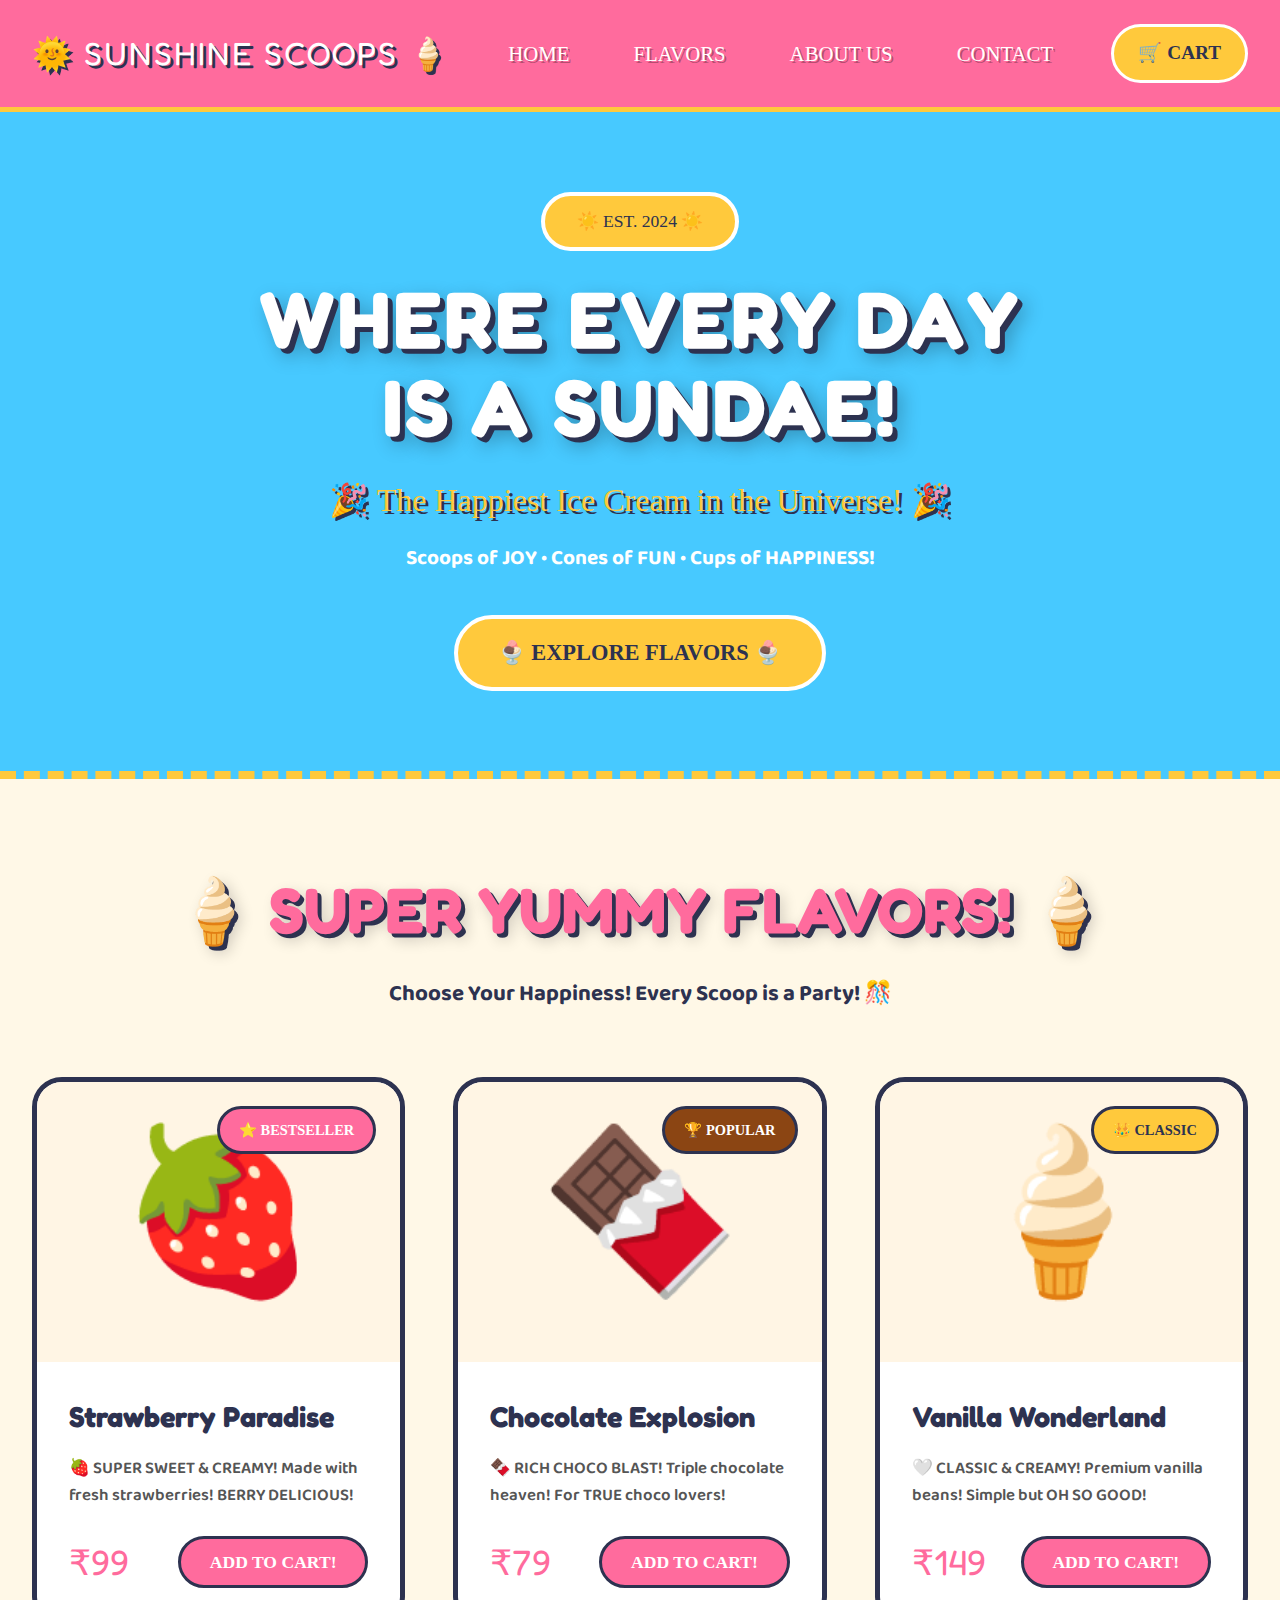
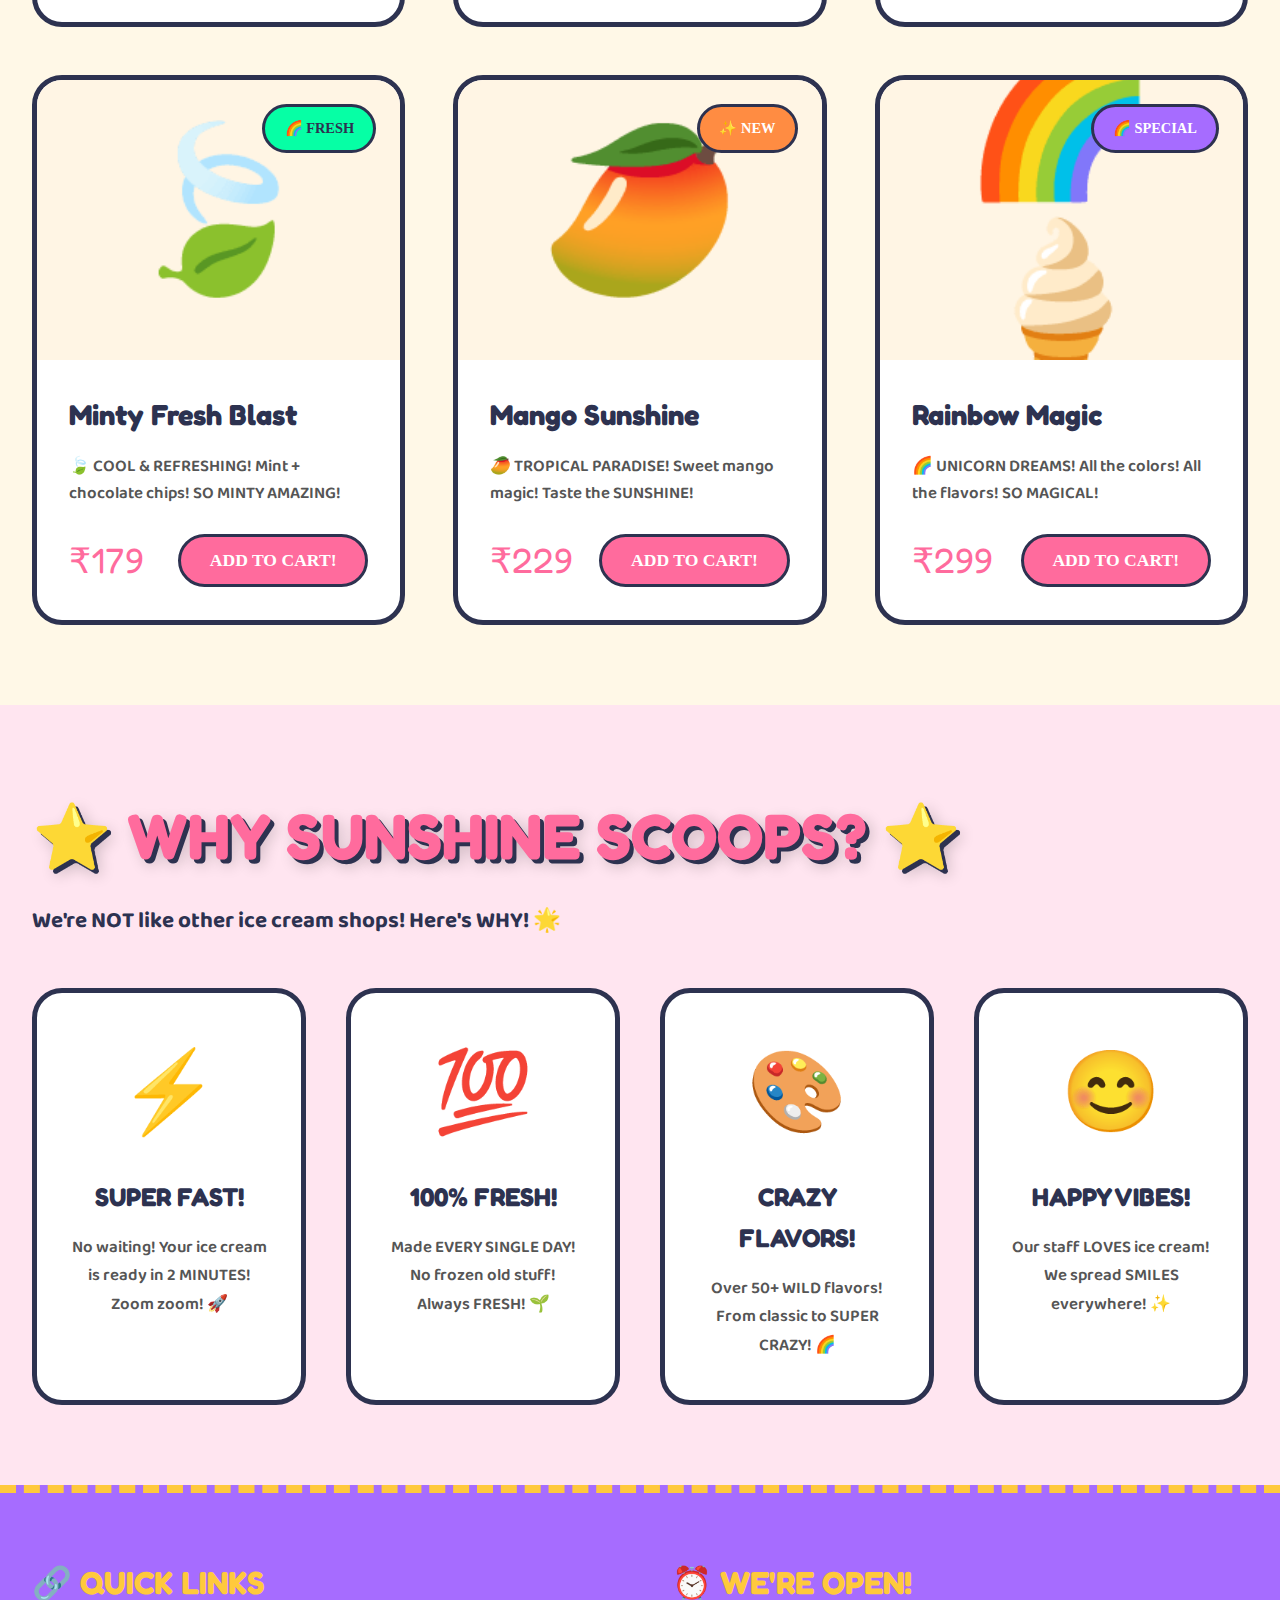
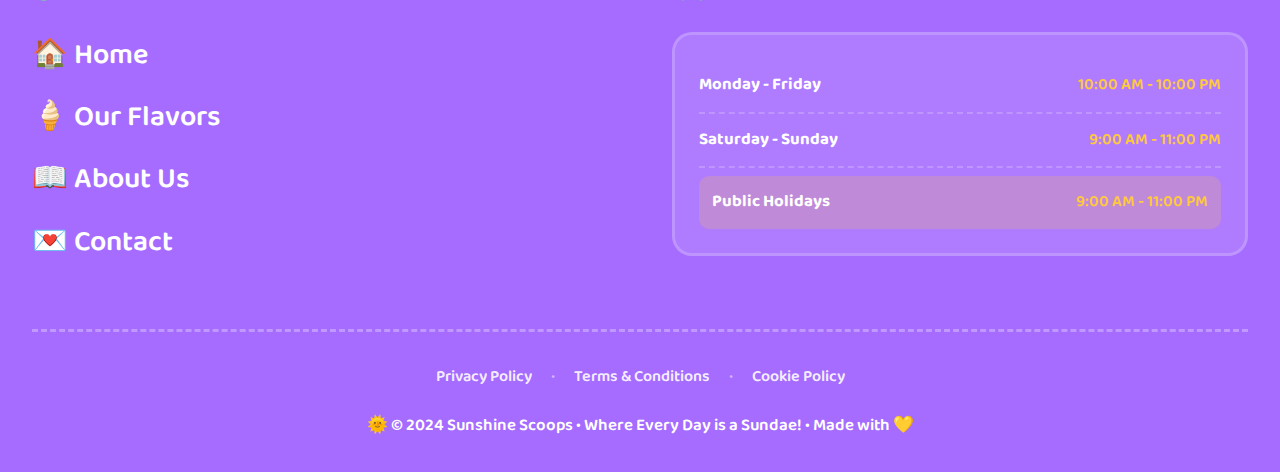
<file: index.html>
<!DOCTYPE html>
<html lang="en">
<head>
    <meta charset="UTF-8">
    <meta name="viewport" content="width=device-width, initial-scale=1.0">
    <title>🌞 Sunshine Scoops - Where Every Day is Sundae! 🍦</title>
    
    
    <link rel="preconnect" href="https://fonts.googleapis.com">
    <link rel="preconnect" href="https://fonts.gstatic.com" crossorigin>
    <link href="https://fonts.googleapis.com/css2?family=Fredoka+One&family=Lilita+One&family=Chewy&family=Baloo+2:wght@400;700;800&display=swap" rel="stylesheet">
    
    
    <link rel="stylesheet" href="styles.css">
</head>
<body>

   
    <header class="header">
        <div class="container">
            <nav class="navbar">
                
                <div class="logo">
                    🌞 SUNSHINE SCOOPS 🍦
                </div>
                
                <ul class="nav-menu">
                    <li><a href="index.html" class="nav-link">HOME</a></li>
                    <li><a href="flavors.html" class="nav-link">FLAVORS</a></li>
                    <li><a href="about.html" class="nav-link">ABOUT US</a></li>
                    <li><a href="contact.html" class="nav-link">CONTACT</a></li>
                </ul>
                
                <div class="cart-badge">
                    🛒 CART 
                </div>
            </nav>
        </div>
    </header>

    <section class="hero" id="home">
        <div class="container">
            <div class="hero-content">
                <div class="hero-badge">☀️ EST. 2024 ☀️</div>
                <h1 class="hero-title">
                    WHERE EVERY DAY
                    <br>
                    IS A SUNDAE!
                </h1>
                <p class="hero-subtitle">
                    🎉 The Happiest Ice Cream in the Universe! 🎉
                </p>
                <p class="hero-text">
                    Scoops of JOY • Cones of FUN • Cups of HAPPINESS!
                </p>
                <a href="#flavors" class="btn btn-hero">
                    🍨 EXPLORE FLAVORS 🍨
                </a>
            </div>
        </div>
    </section>

    <section class="products" id="flavors">
        <div class="container">
            
            <div class="section-header">
                <h2 class="section-title">
                    🍦 SUPER YUMMY FLAVORS! 🍦
                </h2>
                <p class="section-subtitle">Choose Your Happiness! Every Scoop is a Party! 🎊</p>
            </div>

            <div class="product-grid">
                
                <div class="product-card">
                    <div class="product-badge badge-pink">⭐ BESTSELLER</div>
                    <div class="product-image">
                        <div class="emoji-image">🍓</div>
                    </div>
                    <div class="product-info">
                        <h3 class="product-title">Strawberry Paradise</h3>
                        <p class="product-description">
                            🍓 SUPER SWEET & CREAMY! Made with fresh strawberries! BERRY DELICIOUS!
                        </p>
                        <div class="product-footer">
                            <span class="product-price">₹99</span>
                            <button class="btn btn-buy">ADD TO CART!</button>
                        </div>
                    </div>
                </div>

                
                <div class="product-card">
                    <div class="product-badge badge-brown">🏆 POPULAR</div>
                    <div class="product-image">
                        <div class="emoji-image">🍫</div>
                    </div>
                    <div class="product-info">
                        <h3 class="product-title">Chocolate Explosion</h3>
                        <p class="product-description">
                            🍫 RICH CHOCO BLAST! Triple chocolate heaven! For TRUE choco lovers!
                        </p>
                        <div class="product-footer">
                            <span class="product-price">₹79</span>
                            <button class="btn btn-buy">ADD TO CART!</button>
                        </div>
                    </div>
                </div>

                
                <div class="product-card">
                    <div class="product-badge badge-white">👑 CLASSIC</div>
                    <div class="product-image">
                        <div class="emoji-image">🍦</div>
                    </div>
                    <div class="product-info">
                        <h3 class="product-title">Vanilla Wonderland</h3>
                        <p class="product-description">
                            🤍 CLASSIC & CREAMY! Premium vanilla beans! Simple but OH SO GOOD!
                        </p>
                        <div class="product-footer">
                            <span class="product-price">₹149</span>
                            <button class="btn btn-buy">ADD TO CART!</button>
                        </div>
                    </div>
                </div>

                
                <div class="product-card">
                    <div class="product-badge badge-mint">🌈 FRESH</div>
                    <div class="product-image">
                        <div class="emoji-image">🍃</div>
                    </div>
                    <div class="product-info">
                        <h3 class="product-title">Minty Fresh Blast</h3>
                        <p class="product-description">
                            🍃 COOL & REFRESHING! Mint + chocolate chips! SO MINTY AMAZING!
                        </p>
                        <div class="product-footer">
                            <span class="product-price">₹179</span>
                            <button class="btn btn-buy">ADD TO CART!</button>
                        </div>
                    </div>
                </div>

                
                <div class="product-card">
                    <div class="product-badge badge-yellow">✨ NEW</div>
                    <div class="product-image">
                        <div class="emoji-image">🥭</div>
                    </div>
                    <div class="product-info">
                        <h3 class="product-title">Mango Sunshine</h3>
                        <p class="product-description">
                            🥭 TROPICAL PARADISE! Sweet mango magic! Taste the SUNSHINE!
                        </p>
                        <div class="product-footer">
                            <span class="product-price">₹229</span>
                            <button class="btn btn-buy">ADD TO CART!</button>
                        </div>
                    </div>
                </div>

                
                <div class="product-card">
                    <div class="product-badge badge-rainbow">🌈 SPECIAL</div>
                    <div class="product-image">
                        <div class="emoji-image">🌈<br>🍦</div>
                    </div>
                    <div class="product-info">
                        <h3 class="product-title">Rainbow Magic</h3>
                        <p class="product-description">
                            🌈 UNICORN DREAMS! All the colors! All the flavors! SO MAGICAL!
                        </p>
                        <div class="product-footer">
                            <span class="product-price">₹299</span>
                            <button class="btn btn-buy">ADD TO CART!</button>
                        </div>
                    </div>
                </div>

            </div>
        </div>
    </section>

    <section class="why-choose">
        <div class="container">
            <h2 class="section-title">
                ⭐ WHY SUNSHINE SCOOPS? ⭐
            </h2>
            <p class="section-subtitle">We're NOT like other ice cream shops! Here's WHY! 🌟</p>
            
            <div class="features-grid">
                <div class="feature-card">
                    <div class="feature-emoji">⚡</div>
                    <h3 class="feature-title">SUPER FAST!</h3>
                    <p class="feature-text">No waiting! Your ice cream is ready in 2 MINUTES! Zoom zoom! 🚀</p>
                </div>
                
                <div class="feature-card">
                    <div class="feature-emoji">💯</div>
                    <h3 class="feature-title">100% FRESH!</h3>
                    <p class="feature-text">Made EVERY SINGLE DAY! No frozen old stuff! Always FRESH! 🌱</p>
                </div>
                
                <div class="feature-card">
                    <div class="feature-emoji">🎨</div>
                    <h3 class="feature-title">CRAZY FLAVORS!</h3>
                    <p class="feature-text">Over 50+ WILD flavors! From classic to SUPER CRAZY! 🌈</p>
                </div>
                
                <div class="feature-card">
                    <div class="feature-emoji">😊</div>
                    <h3 class="feature-title">HAPPY VIBES!</h3>
                    <p class="feature-text">Our staff LOVES ice cream! We spread SMILES everywhere! ✨</p>
                </div>
            </div>
        </div>
    </section>
    
<footer class="footer-simple">
    <div class="container">
        
        <div class="footer-content-simple">
            
            <div class="footer-col-simple">
                <h3 class="footer-heading-simple">🔗 QUICK LINKS</h3>
                <ul class="footer-links-simple">
                    <li><a href="#home" class="footer-link-simple">🏠 Home</a></li>
                    <li><a href="#flavors" class="footer-link-simple">🍦 Our Flavors</a></li>
                    <li><a href="#about" class="footer-link-simple">📖 About Us</a></li>
                    <li><a href="#contact" class="footer-link-simple">💌 Contact</a></li>
                </ul>
            </div>
            
            <div class="footer-col-simple">
                <h3 class="footer-heading-simple">⏰ WE'RE OPEN!</h3>
                <div class="hours-simple">
                    <div class="hours-row">
                        <span class="day-simple">Monday - Friday</span>
                        <span class="time-simple">10:00 AM - 10:00 PM</span>
                    </div>
                    <div class="hours-row">
                        <span class="day-simple">Saturday - Sunday</span>
                        <span class="time-simple">9:00 AM - 11:00 PM</span>
                    </div>
                    <div class="hours-row special-hours">
                        <span class="day-simple">Public Holidays</span>
                        <span class="time-simple">9:00 AM - 11:00 PM</span>
                    </div>
                </div>
            </div>
            
        </div>
        
        <div class="footer-bottom-simple">
            
            <div class="legal-simple">
                <a href="#privacy" class="legal-link-simple">Privacy Policy</a>
                <span class="dot-simple">•</span>
                <a href="#terms" class="legal-link-simple">Terms & Conditions</a>
                <span class="dot-simple">•</span>
                <a href="#cookies" class="legal-link-simple">Cookie Policy</a>
            </div>
            
            <div class="copyright-simple">
                <p>🌞 © 2024 Sunshine Scoops • Where Every Day is a Sundae! • Made with 💛</p>
            </div>
            
        </div>
        
    </div>
</footer>
</body>
</html>
</file>
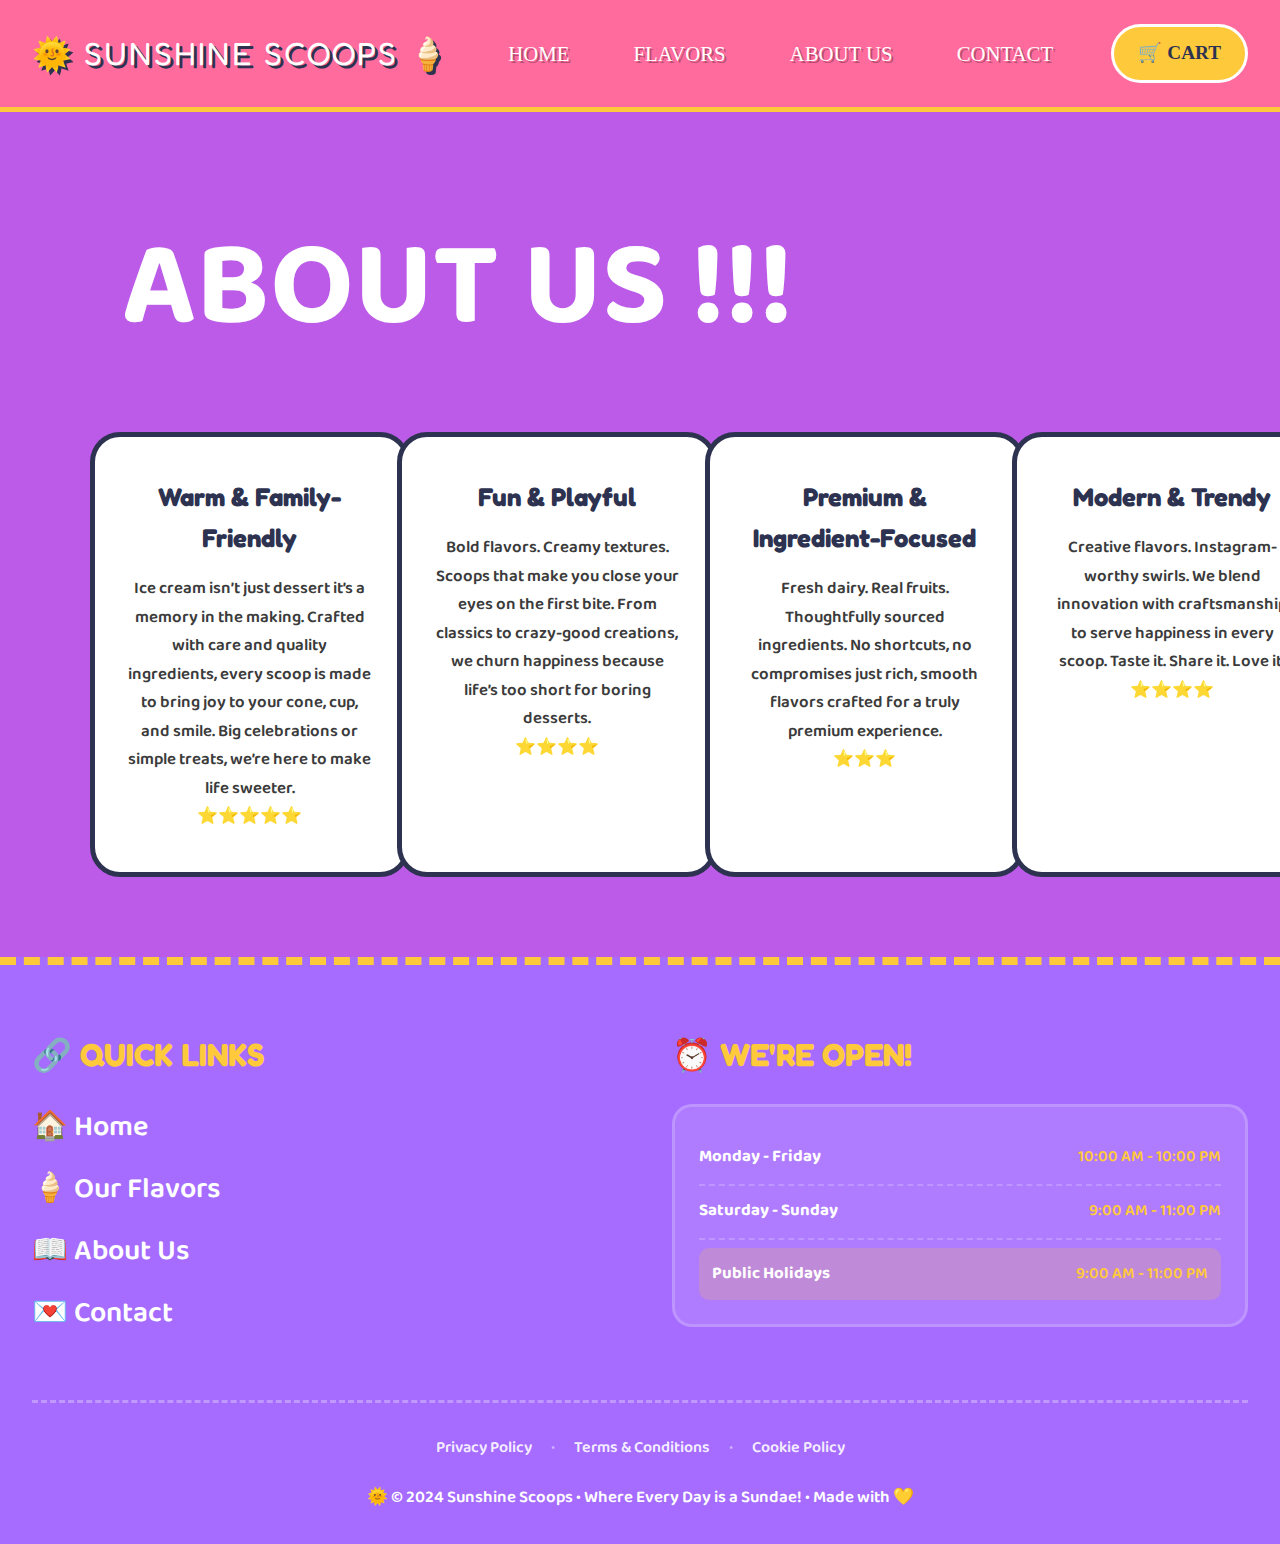
<file: about.html>
<!DOCTYPE html>
<html lang="en">
<head>
    <meta charset="UTF-8">
    <meta name="viewport" content="width=device-width, initial-scale=1.0">
    <title>ABOUT</title>

    <link rel="preconnect" href="https://fonts.googleapis.com">
    <link rel="preconnect" href="https://fonts.gstatic.com" crossorigin>
    <link href="https://fonts.googleapis.com/css2?family=Fredoka+One&family=Lilita+One&family=Chewy&family=Baloo+2:wght@400;700;800&display=swap" rel="stylesheet">

    <link rel="stylesheet" href="styles.css">
</head>
<body>
    <header class="header">
        <div class="container">
            <nav class="navbar">
                
                <div class="logo">
                    🌞 SUNSHINE SCOOPS 🍦
                </div>
                
                <ul class="nav-menu">
                    <li><a href="index.html" class="nav-link">HOME</a></li>
                    <li><a href="flavors.html" class="nav-link">FLAVORS</a></li>
                    <li><a href="about.html" class="nav-link">ABOUT US</a></li>
                    <li><a href="contact.html" class="nav-link">CONTACT</a></li>
                </ul>
                
                <div class="cart-badge">
                    🛒 CART 
                </div>
            </nav>
        </div>
    </header>
    <section class="about-us" id="about">
        <div class="container">
            <h2 class="about-header">ABOUT US !!!</h2>
        </div>
        <div class="about-grid">
            <div class="about-card">
                <h3 class="about-title">Warm & Family-Friendly</h3>
                <p class="about-text">Ice cream isn’t just dessert it’s a memory in the making. Crafted with care and quality ingredients, every scoop is made to bring joy to your cone, cup, and smile. Big celebrations or simple treats, we’re here to make life sweeter.<br>⭐⭐⭐⭐⭐</p>
            </div>

            <div class="about-card">
                <h3 class="about-title">Fun & Playful</h3>
                <p class="about-text">Bold flavors. Creamy textures. Scoops that make you close your eyes on the first bite. From classics to crazy-good creations, we churn happiness because life’s too short for boring desserts.<br>⭐⭐⭐⭐</p>
            </div>

            <div class="about-card">
                <h3 class="about-title">Premium & Ingredient-Focused</h3>
                <p class="about-text">Fresh dairy. Real fruits. Thoughtfully sourced ingredients. No shortcuts, no compromises just rich, smooth flavors crafted for a truly premium experience.<br>⭐⭐⭐</p>
            </div>

            <div class="about-card">
                <h3 class="about-title">Modern & Trendy</h3>
                <p class="about-text">Creative flavors. Instagram-worthy swirls. We blend innovation with craftsmanship to serve happiness in every scoop. Taste it. Share it. Love it.<br>⭐⭐⭐⭐</p>
            </div>
        </div>
    </section>
   
<footer class="footer-simple">
    <div class="container">
        
        <div class="footer-content-simple">
            
            <div class="footer-col-simple">
                <h3 class="footer-heading-simple">🔗 QUICK LINKS</h3>
                <ul class="footer-links-simple">
                    <li><a href="#home" class="footer-link-simple">🏠 Home</a></li>
                    <li><a href="#flavors" class="footer-link-simple">🍦 Our Flavors</a></li>
                    <li><a href="#about" class="footer-link-simple">📖 About Us</a></li>
                    <li><a href="#contact" class="footer-link-simple">💌 Contact</a></li>
                </ul>
            </div>
            
            <div class="footer-col-simple">
                <h3 class="footer-heading-simple">⏰ WE'RE OPEN!</h3>
                <div class="hours-simple">
                    <div class="hours-row">
                        <span class="day-simple">Monday - Friday</span>
                        <span class="time-simple">10:00 AM - 10:00 PM</span>
                    </div>
                    <div class="hours-row">
                        <span class="day-simple">Saturday - Sunday</span>
                        <span class="time-simple">9:00 AM - 11:00 PM</span>
                    </div>
                    <div class="hours-row special-hours">
                        <span class="day-simple">Public Holidays</span>
                        <span class="time-simple">9:00 AM - 11:00 PM</span>
                    </div>
                </div>
            </div>
            
        </div>
        
        <div class="footer-bottom-simple">
            
            <div class="legal-simple">
                <a href="#privacy" class="legal-link-simple">Privacy Policy</a>
                <span class="dot-simple">•</span>
                <a href="#terms" class="legal-link-simple">Terms & Conditions</a>
                <span class="dot-simple">•</span>
                <a href="#cookies" class="legal-link-simple">Cookie Policy</a>
            </div>
            
            <div class="copyright-simple">
                <p>🌞 © 2024 Sunshine Scoops • Where Every Day is a Sundae! • Made with 💛</p>
            </div>
            
        </div>
        
    </div>
</footer>
</body>
</html>
</file>
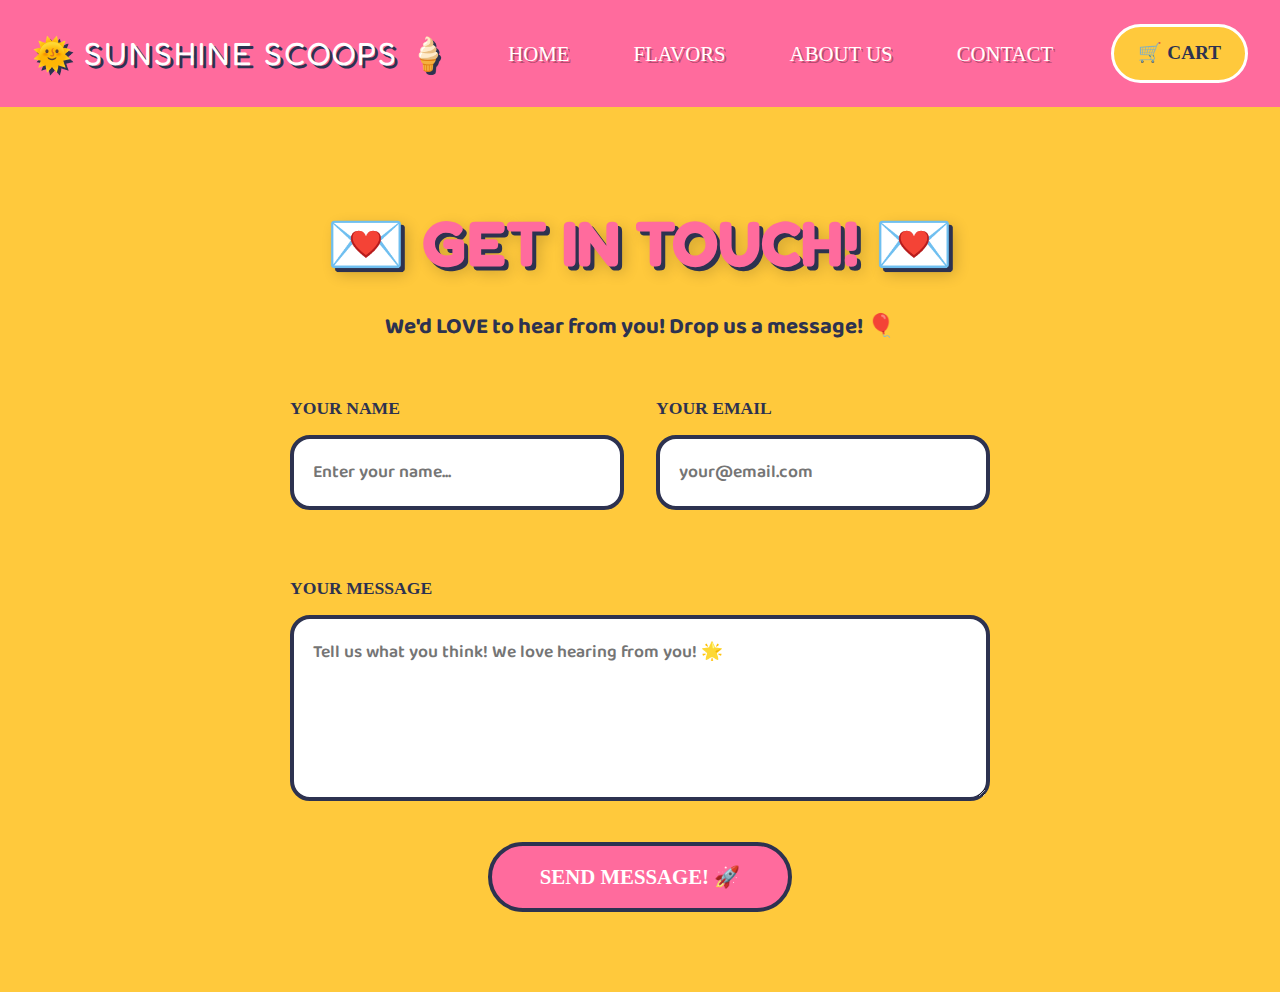
<file: contact.html>
<!DOCTYPE html>
<html lang="en">
<head>
    <meta charset="UTF-8">
    <meta name="viewport" content="width=device-width, initial-scale=1.0">
    <title>Contact</title>

    <link rel="preconnect" href="https://fonts.googleapis.com">
    <link rel="preconnect" href="https://fonts.gstatic.com" crossorigin>
    <link href="https://fonts.googleapis.com/css2?family=Fredoka+One&family=Lilita+One&family=Chewy&family=Baloo+2:wght@400;700;800&display=swap" rel="stylesheet">

    <link rel="stylesheet" href="styles.css">
</head>
<body>
    <header class="header">
        <div class="container">
            <nav class="navbar">
                
                <div class="logo">
                    🌞 SUNSHINE SCOOPS 🍦
                </div>
                
                <ul class="nav-menu">
                    <li><a href="index.html" class="nav-link">HOME</a></li>
                    <li><a href="flavors.html" class="nav-link">FLAVORS</a></li>
                    <li><a href="about.html" class="nav-link">ABOUT US</a></li>
                    <li><a href="contact.html" class="nav-link">CONTACT</a></li>
                </ul>
                
                <div class="cart-badge">
                    🛒 CART 
                </div>
            </nav>
        </div>
    </header>
    <section class="contact" id="contact">
        <div class="container">
            <div class="contact-header">
                <h2 class="section-title">
                    💌 GET IN TOUCH! 💌
                </h2>
                <p class="section-subtitle">We'd LOVE to hear from you! Drop us a message! 🎈</p>
            </div>
            
            <form class="contact-form">
                <div class="form-row">
                    <div class="form-group">
                        <label>YOUR NAME</label>
                        <input type="text" placeholder="Enter your name..." required>
                    </div>
                    
                    <div class="form-group">
                        <label>YOUR EMAIL</label>
                        <input type="email" placeholder="your@email.com" required>
                    </div>
                </div>
                
                <div class="form-group">
                    <label>YOUR MESSAGE</label>
                    <textarea rows="5" placeholder="Tell us what you think! We love hearing from you! 🌟" required></textarea>
                </div>
                
                <button type="submit" class="btn btn-contact">SEND MESSAGE! 🚀</button>
            </form>
        </div>
    </section>
</body>
</html>
</file>
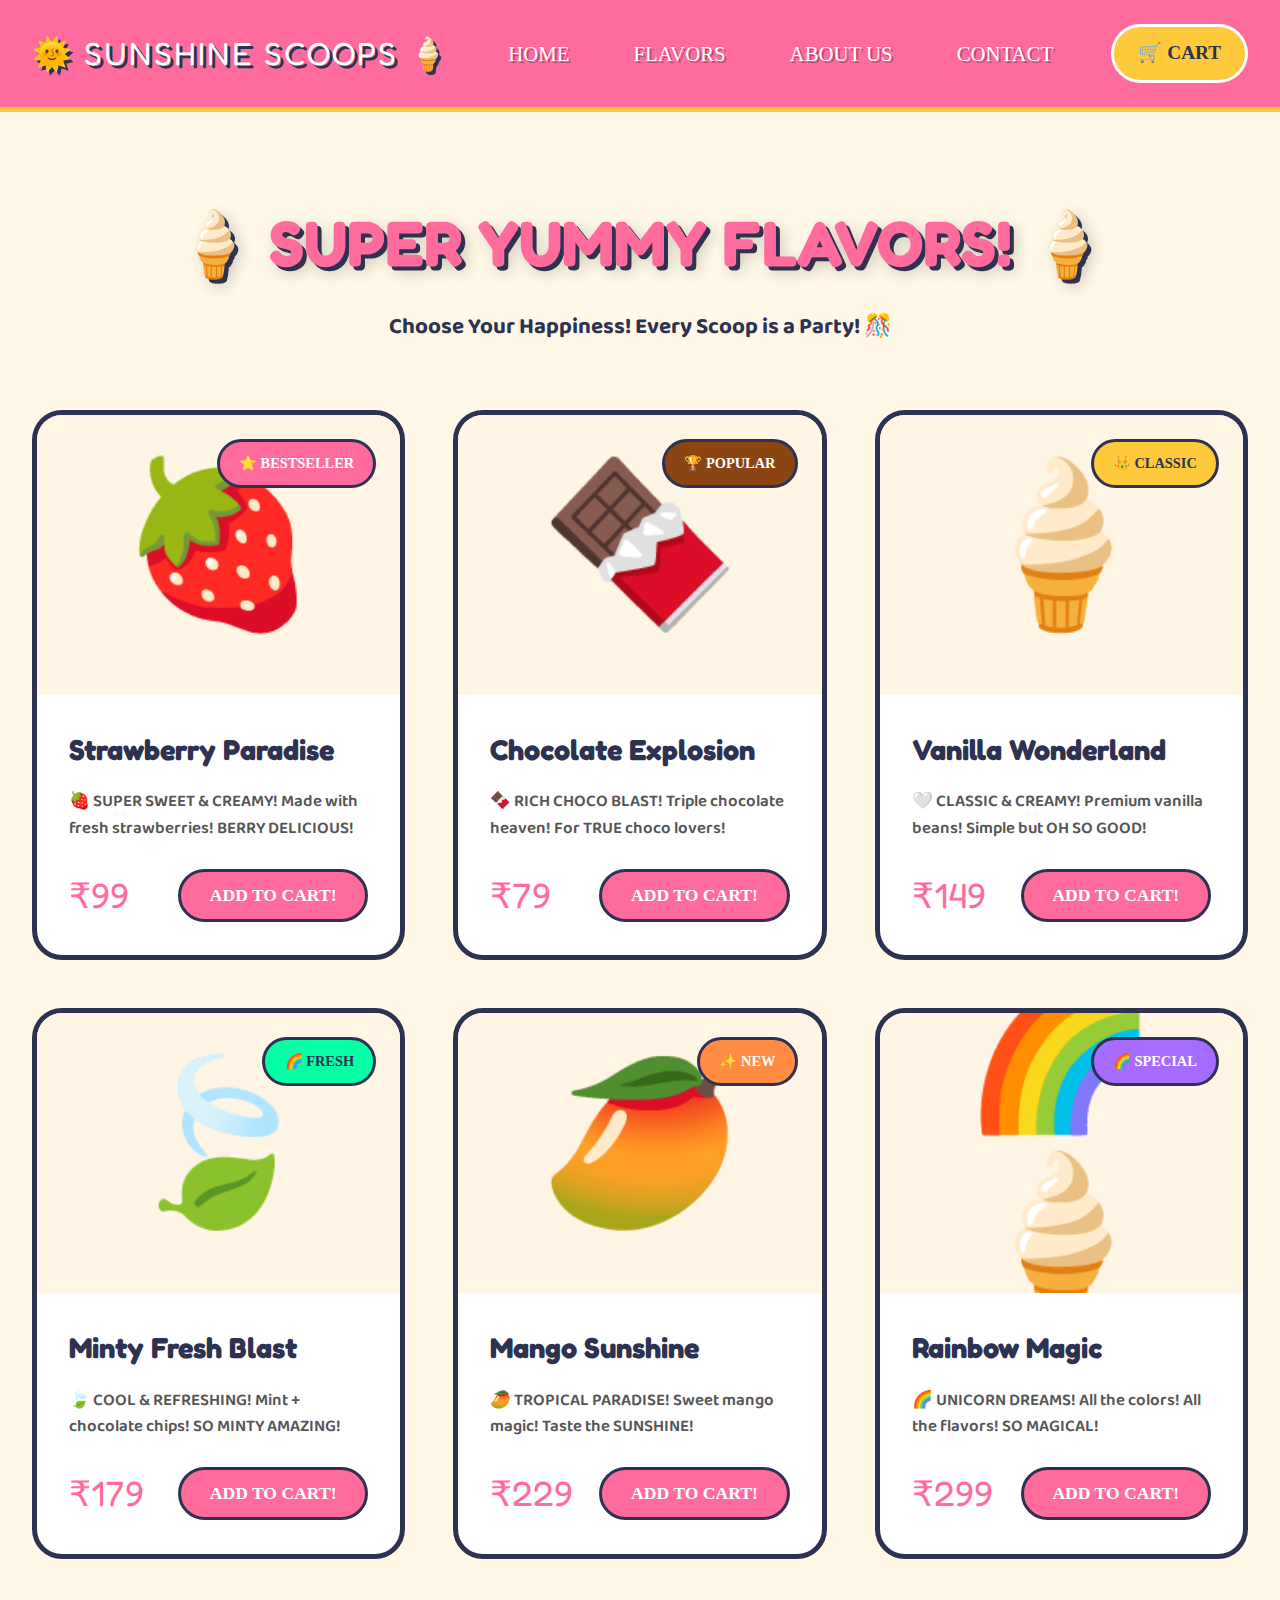
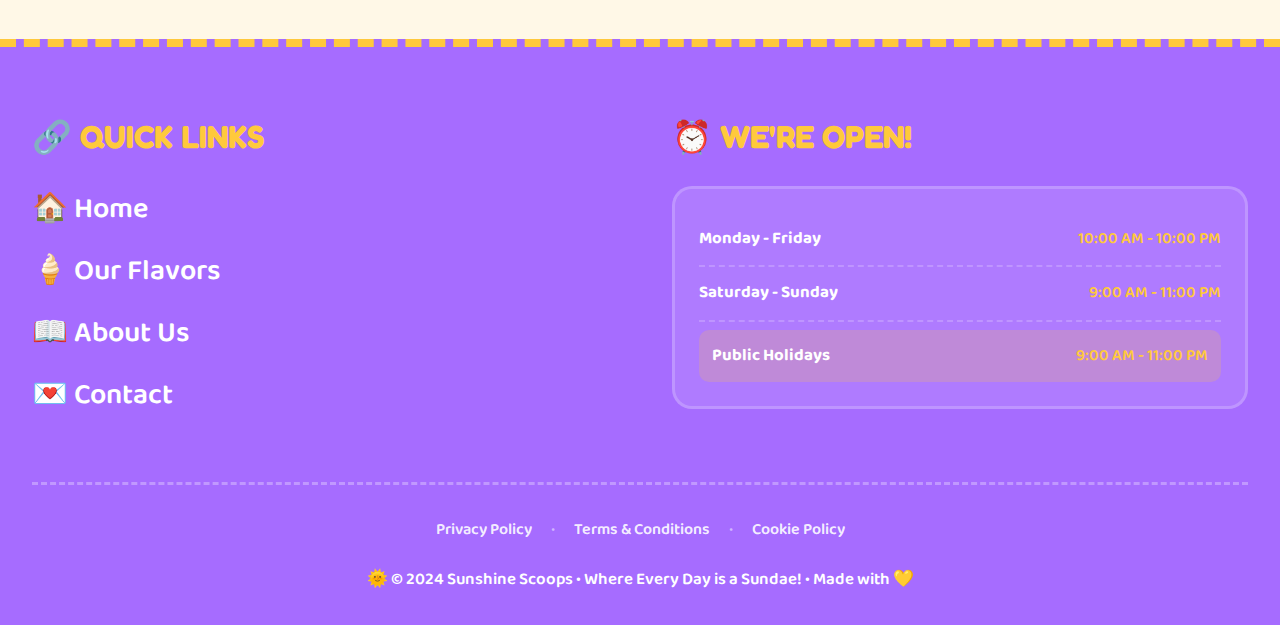
<file: flavors.html>
<!DOCTYPE html>
<html lang="en">
<head>
    <meta charset="UTF-8">
    <meta name="viewport" content="width=device-width, initial-scale=1.0">
    <title>Document</title>

    <link rel="preconnect" href="https://fonts.googleapis.com">
    <link rel="preconnect" href="https://fonts.gstatic.com" crossorigin>
    <link href="https://fonts.googleapis.com/css2?family=Fredoka+One&family=Lilita+One&family=Chewy&family=Baloo+2:wght@400;700;800&display=swap" rel="stylesheet">

    <link rel="stylesheet" href="styles.css">
</head>
<body>
    <header class="header">
        <div class="container">
            <nav class="navbar">
                
                <div class="logo">
                    🌞 SUNSHINE SCOOPS 🍦
                </div>
                
                <ul class="nav-menu">
                    <li><a href="index.html" class="nav-link">HOME</a></li>
                    <li><a href="flavors.html" class="nav-link">FLAVORS</a></li>
                    <li><a href="about.html" class="nav-link">ABOUT US</a></li>
                    <li><a href="contact.html" class="nav-link">CONTACT</a></li>
                </ul>
                
                <div class="cart-badge">
                    🛒 CART 
                </div>
            </nav>
        </div>
    </header>
    <section class="products" id="flavors">
        <div class="container">
            
            <div class="section-header">
                <h2 class="section-title">
                    🍦 SUPER YUMMY FLAVORS! 🍦
                </h2>
                <p class="section-subtitle">Choose Your Happiness! Every Scoop is a Party! 🎊</p>
            </div>

            <div class="product-grid">
                
                <div class="product-card">
                    <div class="product-badge badge-pink">⭐ BESTSELLER</div>
                    <div class="product-image">
                        <div class="emoji-image">🍓</div>
                    </div>
                    <div class="product-info">
                        <h3 class="product-title">Strawberry Paradise</h3>
                        <p class="product-description">
                            🍓 SUPER SWEET & CREAMY! Made with fresh strawberries! BERRY DELICIOUS!
                        </p>
                        <div class="product-footer">
                            <span class="product-price">₹99</span>
                            <button class="btn btn-buy">ADD TO CART!</button>
                        </div>
                    </div>
                </div>

                
                <div class="product-card">
                    <div class="product-badge badge-brown">🏆 POPULAR</div>
                    <div class="product-image">
                        <div class="emoji-image">🍫</div>
                    </div>
                    <div class="product-info">
                        <h3 class="product-title">Chocolate Explosion</h3>
                        <p class="product-description">
                            🍫 RICH CHOCO BLAST! Triple chocolate heaven! For TRUE choco lovers!
                        </p>
                        <div class="product-footer">
                            <span class="product-price">₹79</span>
                            <button class="btn btn-buy">ADD TO CART!</button>
                        </div>
                    </div>
                </div>

                
                <div class="product-card">
                    <div class="product-badge badge-white">👑 CLASSIC</div>
                    <div class="product-image">
                        <div class="emoji-image">🍦</div>
                    </div>
                    <div class="product-info">
                        <h3 class="product-title">Vanilla Wonderland</h3>
                        <p class="product-description">
                            🤍 CLASSIC & CREAMY! Premium vanilla beans! Simple but OH SO GOOD!
                        </p>
                        <div class="product-footer">
                            <span class="product-price">₹149</span>
                            <button class="btn btn-buy">ADD TO CART!</button>
                        </div>
                    </div>
                </div>

                
                <div class="product-card">
                    <div class="product-badge badge-mint">🌈 FRESH</div>
                    <div class="product-image">
                        <div class="emoji-image">🍃</div>
                    </div>
                    <div class="product-info">
                        <h3 class="product-title">Minty Fresh Blast</h3>
                        <p class="product-description">
                            🍃 COOL & REFRESHING! Mint + chocolate chips! SO MINTY AMAZING!
                        </p>
                        <div class="product-footer">
                            <span class="product-price">₹179</span>
                            <button class="btn btn-buy">ADD TO CART!</button>
                        </div>
                    </div>
                </div>

                
                <div class="product-card">
                    <div class="product-badge badge-yellow">✨ NEW</div>
                    <div class="product-image">
                        <div class="emoji-image">🥭</div>
                    </div>
                    <div class="product-info">
                        <h3 class="product-title">Mango Sunshine</h3>
                        <p class="product-description">
                            🥭 TROPICAL PARADISE! Sweet mango magic! Taste the SUNSHINE!
                        </p>
                        <div class="product-footer">
                            <span class="product-price">₹229</span>
                            <button class="btn btn-buy">ADD TO CART!</button>
                        </div>
                    </div>
                </div>

                
                <div class="product-card">
                    <div class="product-badge badge-rainbow">🌈 SPECIAL</div>
                    <div class="product-image">
                        <div class="emoji-image">🌈<br>🍦</div>
                    </div>
                    <div class="product-info">
                        <h3 class="product-title">Rainbow Magic</h3>
                        <p class="product-description">
                            🌈 UNICORN DREAMS! All the colors! All the flavors! SO MAGICAL!
                        </p>
                        <div class="product-footer">
                            <span class="product-price">₹299</span>
                            <button class="btn btn-buy">ADD TO CART!</button>
                        </div>
                    </div>
                </div>

            </div>
        </div>
    </section>
   
<footer class="footer-simple">
    <div class="container">
        
        <div class="footer-content-simple">
            
            <div class="footer-col-simple">
                <h3 class="footer-heading-simple">🔗 QUICK LINKS</h3>
                <ul class="footer-links-simple">
                    <li><a href="#home" class="footer-link-simple">🏠 Home</a></li>
                    <li><a href="#flavors" class="footer-link-simple">🍦 Our Flavors</a></li>
                    <li><a href="#about" class="footer-link-simple">📖 About Us</a></li>
                    <li><a href="#contact" class="footer-link-simple">💌 Contact</a></li>
                </ul>
            </div>
            
            <div class="footer-col-simple">
                <h3 class="footer-heading-simple">⏰ WE'RE OPEN!</h3>
                <div class="hours-simple">
                    <div class="hours-row">
                        <span class="day-simple">Monday - Friday</span>
                        <span class="time-simple">10:00 AM - 10:00 PM</span>
                    </div>
                    <div class="hours-row">
                        <span class="day-simple">Saturday - Sunday</span>
                        <span class="time-simple">9:00 AM - 11:00 PM</span>
                    </div>
                    <div class="hours-row special-hours">
                        <span class="day-simple">Public Holidays</span>
                        <span class="time-simple">9:00 AM - 11:00 PM</span>
                    </div>
                </div>
            </div>
            
        </div>
        
        <div class="footer-bottom-simple">
            
            <div class="legal-simple">
                <a href="#privacy" class="legal-link-simple">Privacy Policy</a>
                <span class="dot-simple">•</span>
                <a href="#terms" class="legal-link-simple">Terms & Conditions</a>
                <span class="dot-simple">•</span>
                <a href="#cookies" class="legal-link-simple">Cookie Policy</a>
            </div>
            
            <div class="copyright-simple">
                <p>🌞 © 2024 Sunshine Scoops • Where Every Day is a Sundae! • Made with 💛</p>
            </div>
            
        </div>
        
    </div>
</footer>
</body>
</html>
</file>
<file: styles.css>
:root {
    
    --color-pink: #FF6B9D;
    --color-yellow: #FFC93C;
    --color-blue: #47C9FF;
    --color-purple: #A66CFF;
    --color-orange: #FF8C42;
    --color-mint: #06FFA5;
    --color-white: #FFFFFF;
    --color-dark: #2D3250;
    
    --font-main: 'Fredoka One', cursive;
    --font-secondary: 'Chewy', cursive;
    --font-text: 'Baloo 2', cursive;
}

* {
    margin: 0;
    padding: 0;
    box-sizing: border-box;
}

html {
    scroll-behavior: smooth;
}

body {
    font-family: var(--font-text);
    background-color: #FFEBCD;
    color: var(--color-dark);
    line-height: 1.6;
    overflow-x: hidden;
    
    background-image: 
        url("data:image/svg+xml,%3Csvg width='50' height='50' viewBox='0 0 50 50' xmlns='http://www.w3.org/2000/svg'%3E%3Ctext x='5' y='38' font-size='35' opacity='0.3'%3E🍦%3C/text%3E%3C/svg%3E"),
        url("data:image/svg+xml,%3Csvg width='50' height='50' viewBox='0 0 50 50' xmlns='http://www.w3.org/2000/svg'%3E%3Ctext x='5' y='38' font-size='35' opacity='0.28'%3E🍨%3C/text%3E%3C/svg%3E"),
        url("data:image/svg+xml,%3Csvg width='50' height='50' viewBox='0 0 50 50' xmlns='http://www.w3.org/2000/svg'%3E%3Ctext x='5' y='38' font-size='35' opacity='0.25'%3E🍧%3C/text%3E%3C/svg%3E"),
        url("data:image/svg+xml,%3Csvg width='50' height='50' viewBox='0 0 50 50' xmlns='http://www.w3.org/2000/svg'%3E%3Ctext x='5' y='38' font-size='35' opacity='0.27'%3E🍦%3C/text%3E%3C/svg%3E");
    background-position: 0 0, 25px 25px, 50px 0, 0 50px;
    background-size: 100px 100px, 100px 100px, 100px 100px, 100px 100px;
    background-attachment: fixed;
}

.container {
    max-width: 1300px;
    margin: 0 auto;
    padding: 0 2rem;
}

.header {
    background: var(--color-pink);
    padding: 1.5rem 0;
    position: sticky;
    top: 0;
    z-index: 1000;
    border-bottom: 5px solid var(--color-yellow);
    
}

.navbar {
    display: flex;
    justify-content: space-between;
    align-items: center;
}

.logo {
    font-family: var(--font-main);
    font-size: 2rem;
    color: var(--color-white);
    text-shadow: 
        3px 3px 0 var(--color-dark);
    letter-spacing: 2px;
    
}

.nav-menu {
    display: flex;
    list-style: none;
    gap: 2rem;
    
}

.nav-link {
    font-family: var(--font-secondary);
    font-size: 1.3rem;
    color: var(--color-white);
    text-decoration: none;
    text-shadow: 2px 2px 0 rgba(0, 0, 0, 0.3);
    transition: all 0.3s ease;
    padding: 0.5rem 1rem;
    border-radius: 20px;
}

.nav-link:hover {
    background: var(--color-yellow);
    color: var(--color-dark);
}

.cart-badge {
    font-family: var(--font-secondary);
    background: var(--color-yellow);
    color: var(--color-dark);
    padding: 0.7rem 1.5rem;
    border-radius: 30px;
    font-size: 1.2rem;
    border: 3px solid var(--color-white);
    font-weight: bold;
}

.hero {
    background: var(--color-blue);
    padding: 5rem 0;
    text-align: center;
    position: relative;
    overflow: hidden;
    border-bottom: 8px dashed var(--color-yellow);
}

.hero-content {
    position: relative;
    z-index: 1;
}

.hero-badge {
    display: inline-block;
    background: var(--color-yellow);
    color: var(--color-dark);
    padding: 0.7rem 2rem;
    border-radius: 50px;
    font-family: var(--font-secondary);
    font-size: 1.1rem;
    margin-bottom: 1.5rem;
    border: 4px solid var(--color-white);
}

.hero-title {
    font-family: var(--font-main);
    font-size: 5rem;
    color: var(--color-white);
    text-shadow: 
        5px 5px 0 var(--color-dark),
        8px 8px 20px rgba(0, 0, 0, 0.3);
    margin-bottom: 1.5rem;
    line-height: 1.1;
    letter-spacing: 3px;
}

.hero-subtitle {
    font-family: var(--font-secondary);
    font-size: 2rem;
    color: var(--color-yellow);
    text-shadow: 3px 3px 0 var(--color-dark);
    margin-bottom: 1rem;
}

.hero-text {
    font-family: var(--font-text);
    font-size: 1.3rem;
    color: var(--color-white);
    margin-bottom: 2.5rem;
    font-weight: 700;
}

.btn {
    font-family: var(--font-secondary);
    font-size: 1.4rem;
    padding: 1rem 2.5rem;
    border: none;
    border-radius: 50px;
    cursor: pointer;
    transition: all 0.3s ease;
    text-decoration: none;
    display: inline-block;
    font-weight: bold;
    border: 4px solid transparent;
}

.btn-hero {
    background: var(--color-yellow);
    color: var(--color-dark);
    border-color: var(--color-white);
}

.btn-hero:hover {
    background: var(--color-white);
}

.btn-buy {
    background: var(--color-pink);
    color: var(--color-white);
    padding: 0.8rem 1.8rem;
    font-size: 1.1rem;
    border: 3px solid var(--color-dark);
}

.btn-buy:hover {
    background: var(--color-orange);
}

.btn-buy:disabled {
    background: #CCCCCC;
    cursor: not-allowed;
    opacity: 0.6;
}

.products {
    padding: 5rem 0;
    background: #FFF8E7;
}

.section-header {
    text-align: center;
    margin-bottom: 4rem;
}

.section-title {
    font-family: var(--font-main);
    font-size: 4rem;
    color: var(--color-pink);
    text-shadow: 
        4px 4px 0 var(--color-dark),
        6px 6px 15px rgba(0, 0, 0, 0.2);
    margin-bottom: 1rem;
}

.section-subtitle {
    font-family: var(--font-text);
    font-size: 1.4rem;
    color: var(--color-dark);
    font-weight: 700;
}

.product-grid {
    display: grid;
    grid-template-columns: repeat(auto-fit, minmax(320px, 1fr));
    gap: 3rem;
}

.product-card {
    background: var(--color-white);
    border-radius: 30px;
    overflow: hidden;
    border: 5px solid var(--color-dark);
    position: relative;
    
}
.product-card:hover{
    transform: scale(1.05);
    transition: transform 0.5s ease;
}
.product-badge {
    position: absolute;
    top: 1.5rem;
    right: 1.5rem;
    font-family: var(--font-secondary);
    padding: 0.6rem 1.2rem;
    border-radius: 30px;
    font-size: 0.9rem;
    font-weight: bold;
    z-index: 10;
    border: 3px solid var(--color-dark);
}
.product-badge:hover{
    background-color: gold;
    color: black;
}

.badge-pink { background: var(--color-pink); color: white; }
.badge-brown { background: #8B4513; color: white; }
.badge-white { background: var(--color-yellow); color: var(--color-dark); }
.badge-mint { background: var(--color-mint); color: var(--color-dark); }
.badge-yellow { background: var(--color-orange); color: white; }
.badge-rainbow { 
    background: var(--color-purple);
    color: white;
}

.product-image {
    height: 280px;
    overflow: hidden;
    position: relative;
    background: #FFF5E4;
    display: flex;
    align-items: center;
    justify-content: center;
}

.product-image img {
    width: 100%;
    height: 100%;
    object-fit: cover;
}

.emoji-image {
    font-size: 10rem;
    line-height: 1.2;
    text-align: center;
}

.product-info {
    padding: 2rem;
}

.product-title {
    font-family: var(--font-main);
    font-size: 1.8rem;
    color: var(--color-dark);
    margin-bottom: 1rem;
}

.product-description {
    font-family: var(--font-text);
    font-size: 1.05rem;
    color: #555;
    margin-bottom: 1.5rem;
    line-height: 1.6;
    font-weight: 600;
}

.product-footer {
    display: flex;
    justify-content: space-between;
    align-items: center;
    gap: 1rem;
}

.product-price {
    font-family: var(--font-main);
    font-size: 2.2rem;
    color: var(--color-pink);
}

.why-choose {
    padding: 5rem 0;
    background: #FFE5F0;
}

.features-grid {
    display: grid;
    grid-template-columns: repeat(auto-fit, minmax(250px, 1fr));
    gap: 2.5rem;
    margin-top: 3rem;
}

.feature-card {
    background: var(--color-white);
    padding: 2.5rem 2rem;
    border-radius: 30px;
    border: 5px solid var(--color-dark);
    text-align: center;
}

.feature-emoji {
    font-size: 5rem;
    margin-bottom: 1rem;
}

.feature-title {
    font-family: var(--font-main);
    font-size: 1.6rem;
    color: var(--color-dark);
    margin-bottom: 1rem;
}

.feature-text {
    font-family: var(--font-text);
    font-size: 1.05rem;
    color: #555;
    line-height: 1.7;
    font-weight: 600;
}
.about-us{
    padding: 5rem 0;
    background: #bb5be7;
    font-size: 5rem;
    color: white;
    padding-left: 7%;
}
.about-grid{
    display: grid;
    grid-template-columns: repeat(auto-fit, minmax(250px, 1fr));
    gap: 2.5rem;
    margin-top: 3rem;
}
.about-card{
    background: var(--color-white);
    padding: 2.5rem 2rem;
    border-radius: 30px;
    border: 5px solid var(--color-dark);
    text-align: center;
    width: 20rem;
}
.about-card:hover{
    transform: scale(1.05);
    transition: transform 0.5s ease;
}
.about-title{
    font-family: var(--font-main);
    font-size: 1.6rem;
    color: var(--color-dark);
    margin-bottom: 1rem;
}
.about-text{
    font-family: var(--font-text);
    font-size: 1.05rem;
    color: #3b3b3b;
    line-height: 1.7;
    font-weight: 600;
}
.contact {
    padding: 5rem 0;
    background: var(--color-yellow);
}

.contact-header {
    text-align: center;
    margin-bottom: 3rem;
}

.contact-form {
    max-width: 700px;
    margin: 0 auto;
}

.form-row {
    display: grid;
    grid-template-columns: repeat(2, 1fr);
    gap: 2rem;
    margin-bottom: 2rem;
}

.form-group {
    margin-bottom: 2rem;
}

.form-group label {
    display: block;
    font-family: var(--font-secondary);
    font-size: 1.1rem;
    color: var(--color-dark);
    margin-bottom: 0.8rem;
    font-weight: bold;
}

.form-group input,
.form-group textarea {
    width: 100%;
    padding: 1.2rem;
    border: 4px solid var(--color-dark);
    border-radius: 20px;
    font-family: var(--font-text);
    font-size: 1.1rem;
    font-weight: 600;
    background: var(--color-white);
}

.form-group input:focus,
.form-group textarea:focus {
    outline: none;
    border-color: var(--color-pink);
}

.btn-contact {
    background: var(--color-pink);
    color: var(--color-white);
    padding: 1.2rem 3rem;
    font-size: 1.3rem;
    border: 4px solid var(--color-dark);
    border-radius: 50px;
    font-family: var(--font-secondary);
    cursor: pointer;
    font-weight: bold;
    display: block;
    margin: 0 auto;
}

.btn-contact:hover {
    background: var(--color-orange);
}

.newsletter {
    display: flex;
    gap: 0.5rem;
    margin-top: 1rem;
}

.newsletter-input {
    flex: 1;
    padding: 1rem;
    border: 3px solid var(--color-dark);
    border-radius: 30px;
    font-family: var(--font-text);
    font-size: 1rem;
    font-weight: 600;
}

.newsletter-btn {
    padding: 1rem 2rem;
    background: var(--color-yellow);
    color: var(--color-dark);
    border: 3px solid var(--color-dark);
    border-radius: 30px;
    font-family: var(--font-secondary);
    font-size: 1.1rem;
    cursor: pointer;
    transition: all 0.3s ease;
    font-weight: bold;
}

.newsletter-btn:hover {
    background: var(--color-white);
}

.social-icons {
    display: flex;
    gap: 1rem;
    margin-top: 1.5rem;
}

.social-icon {
    font-size: 2rem;
    cursor: pointer;
    background: rgba(255, 255, 255, 0.2);
    width: 50px;
    height: 50px;
    display: flex;
    align-items: center;
    justify-content: center;
    border-radius: 50%;
    border: 3px solid var(--color-white);
}

.social-icon:hover {
    background: var(--color-yellow);
}

.footer-bottom {
    text-align: center;
    padding-top: 2rem;
    border-top: 3px dashed rgba(255, 255, 255, 0.3);
    margin-top: 2rem;
}

.footer-bottom p {
    font-family: var(--font-text);
    font-size: 1.1rem;
    font-weight: 600;
}

.footer-simple {
    background: var(--color-purple);
    color: var(--color-white);
    padding: 4rem 0 2rem;
    border-top: 8px dashed var(--color-yellow);
}

.footer-content-simple {
    display: grid;
    grid-template-columns: repeat(2, 1fr);
    gap: 4rem;
    padding-bottom: 3rem;
    border-bottom: 3px dashed rgba(255, 255, 255, 0.3);
}

.footer-heading-simple {
    font-family: var(--font-main);
    font-size: 2.0rem;
    color: var(--color-yellow);
    margin-bottom: 1.5rem;
}

.footer-links-simple {
    list-style: none;
    padding: 0;
    margin: 0;
    
}

.footer-links-simple li {
    margin-bottom: 1rem;
}

.footer-link-simple {
    color: var(--color-white);
    text-decoration: none;
    font-size: 1.8rem;
    font-weight: 600;
    transition: all 0.3s ease;
    display: inline-block;
}

.footer-link-simple:hover {
    color: var(--color-yellow);
    padding-left: 10px;
}

.hours-simple {
    background: rgba(255, 255, 255, 0.1);
    padding: 1.5rem;
    border-radius: 20px;
    border: 3px solid rgba(255, 255, 255, 0.2);
}

.hours-row {
    display: flex;
    justify-content: space-between;
    padding: 0.8rem 0;
    border-bottom: 2px dashed rgba(255, 255, 255, 0.2);
}

.hours-row:last-child {
    border-bottom: none;
}

.hours-row.special-hours {
    background: rgba(255, 201, 60, 0.2);
    padding: 0.8rem;
    border-radius: 10px;
    margin-top: 0.5rem;
}

.day-simple {
    font-weight: 700;
    font-size: 1.05rem;
}

.time-simple {
    font-weight: 600;
    color: var(--color-yellow);
}

.footer-bottom-simple {
    padding-top: 2rem;
    text-align: center;
}

.legal-simple {
    margin-bottom: 1.5rem;
}

.legal-link-simple {
    color: rgba(255, 255, 255, 0.9);
    text-decoration: none;
    font-size: 1rem;
    font-weight: 600;
    transition: color 0.3s ease;
}

.legal-link-simple:hover {
    color: var(--color-yellow);
}

.dot-simple {
    margin: 0 1rem;
    color: rgba(255, 255, 255, 0.5);
}

.copyright-simple {
    font-size: 1.05rem;
    font-weight: 600;
}

.copyright-simple p {
    margin: 0;
}

@media (max-width: 768px) {
    .footer-content-simple {
        grid-template-columns: 1fr;
        gap: 2.5rem;
    }
    
    .legal-simple {
        display: flex;
        flex-direction: column;
        gap: 0.5rem;
    }
    
    .dot-simple {
        display: none;
    }
}

@media (max-width: 480px) {
    .footer-simple {
        padding: 3rem 0 1.5rem;
    }
    
    .hours-row {
        flex-direction: column;
        gap: 0.3rem;
        text-align: center;
    }
}


@media (max-width: 768px) {
    .navbar {
        flex-direction: column;
        gap: 1.5rem;
    }
    
    .nav-menu {
        flex-direction: column;
        align-items: center;
        gap: 1rem;
    }
    
    .hero-title {
        font-size: 3rem;
    }
    
    .section-title {
        font-size: 2.5rem;
    }
    
    .deal-title {
        font-size: 2.5rem;
    }
    
    .product-grid {
        grid-template-columns: 1fr;
    }
    
    .features-grid {
        grid-template-columns: 1fr;
    }
    
    .reviews-grid {
        grid-template-columns: 1fr;
    }
    
    .about-content {
        grid-template-columns: 1fr;
    }
    
    .form-row {
        grid-template-columns: 1fr;
        gap: 0;
    }
    
    .footer-grid {
        grid-template-columns: 1fr;
    }
}

@media (max-width: 480px) {
    .logo {
        font-size: 1.5rem;
    }
    
    .hero-title {
        font-size: 2.2rem;
    }
    
    .hero-subtitle {
        font-size: 1.5rem;
    }
    
    .section-title {
        font-size: 2rem;
    }
    
    .deal-title {
        font-size: 2rem;
    }
    
    .deal-emoji {
        font-size: 5rem;
    }
}
</file>
